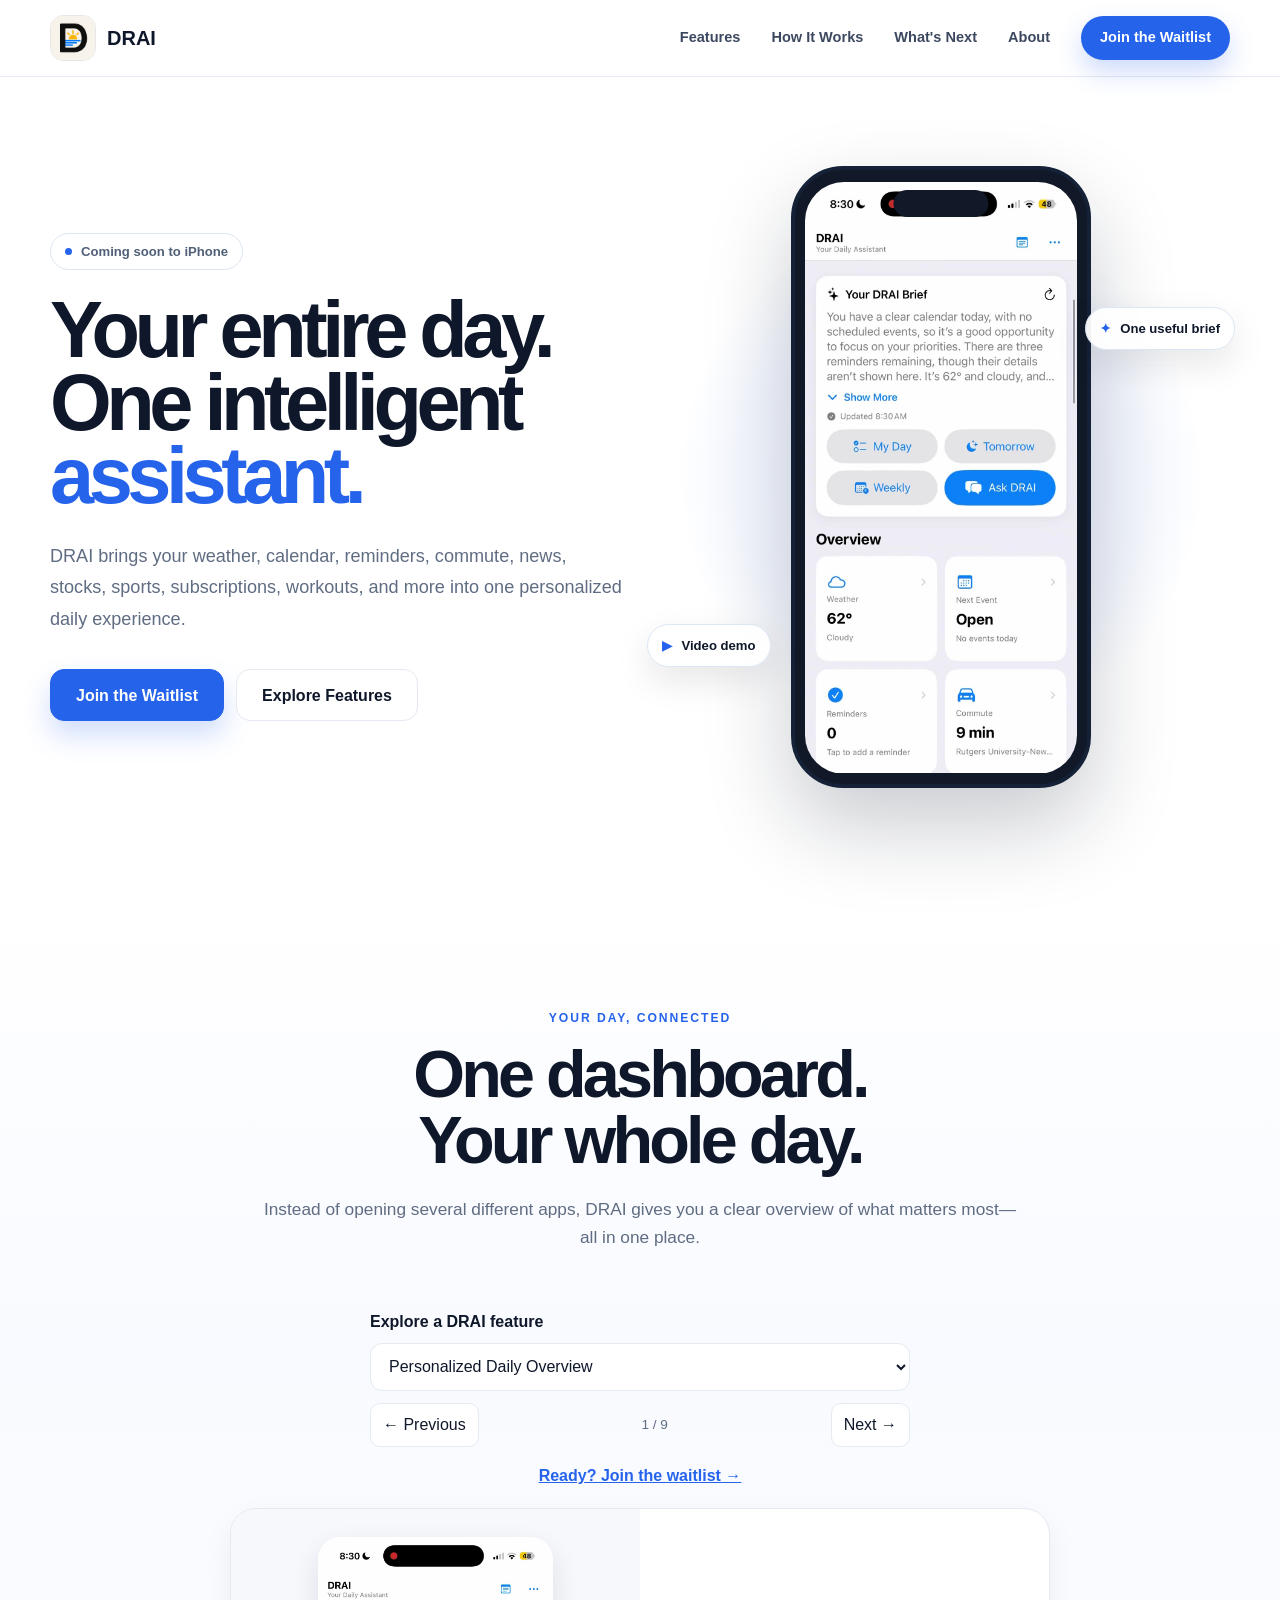
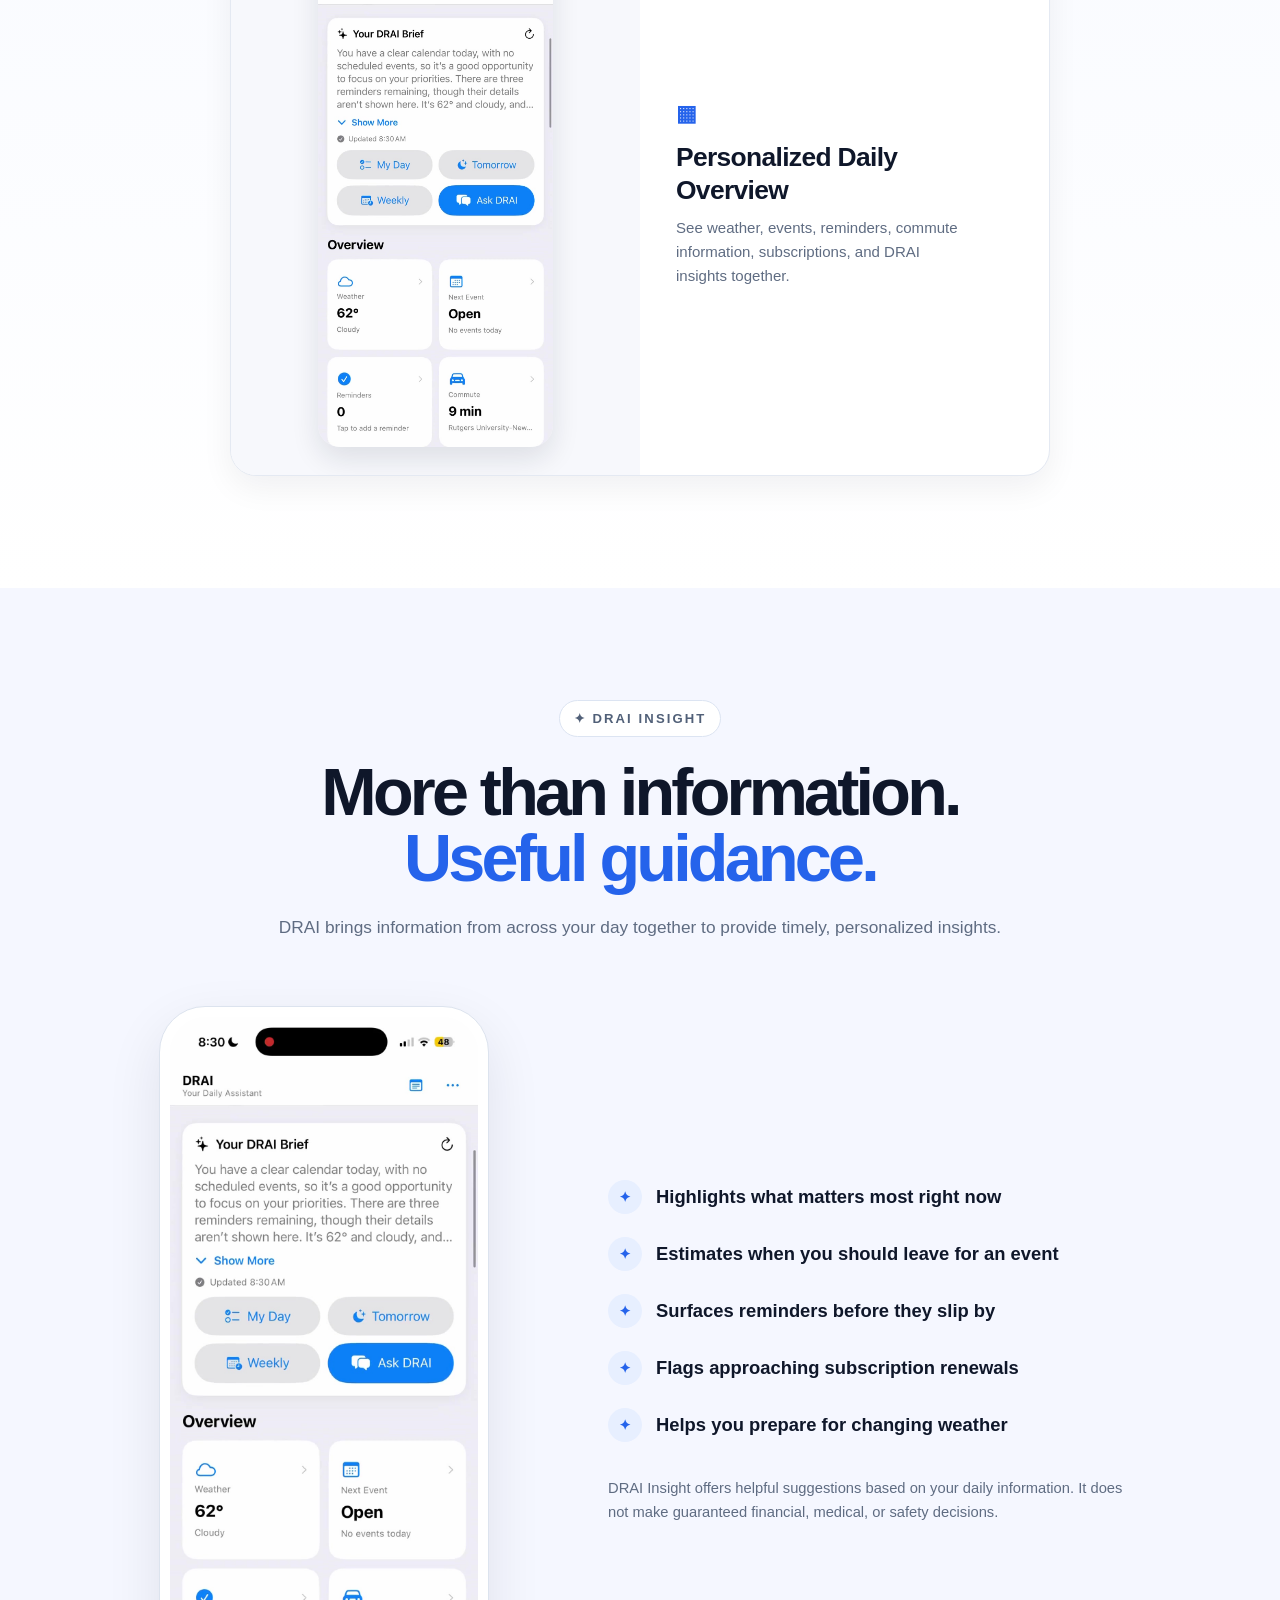
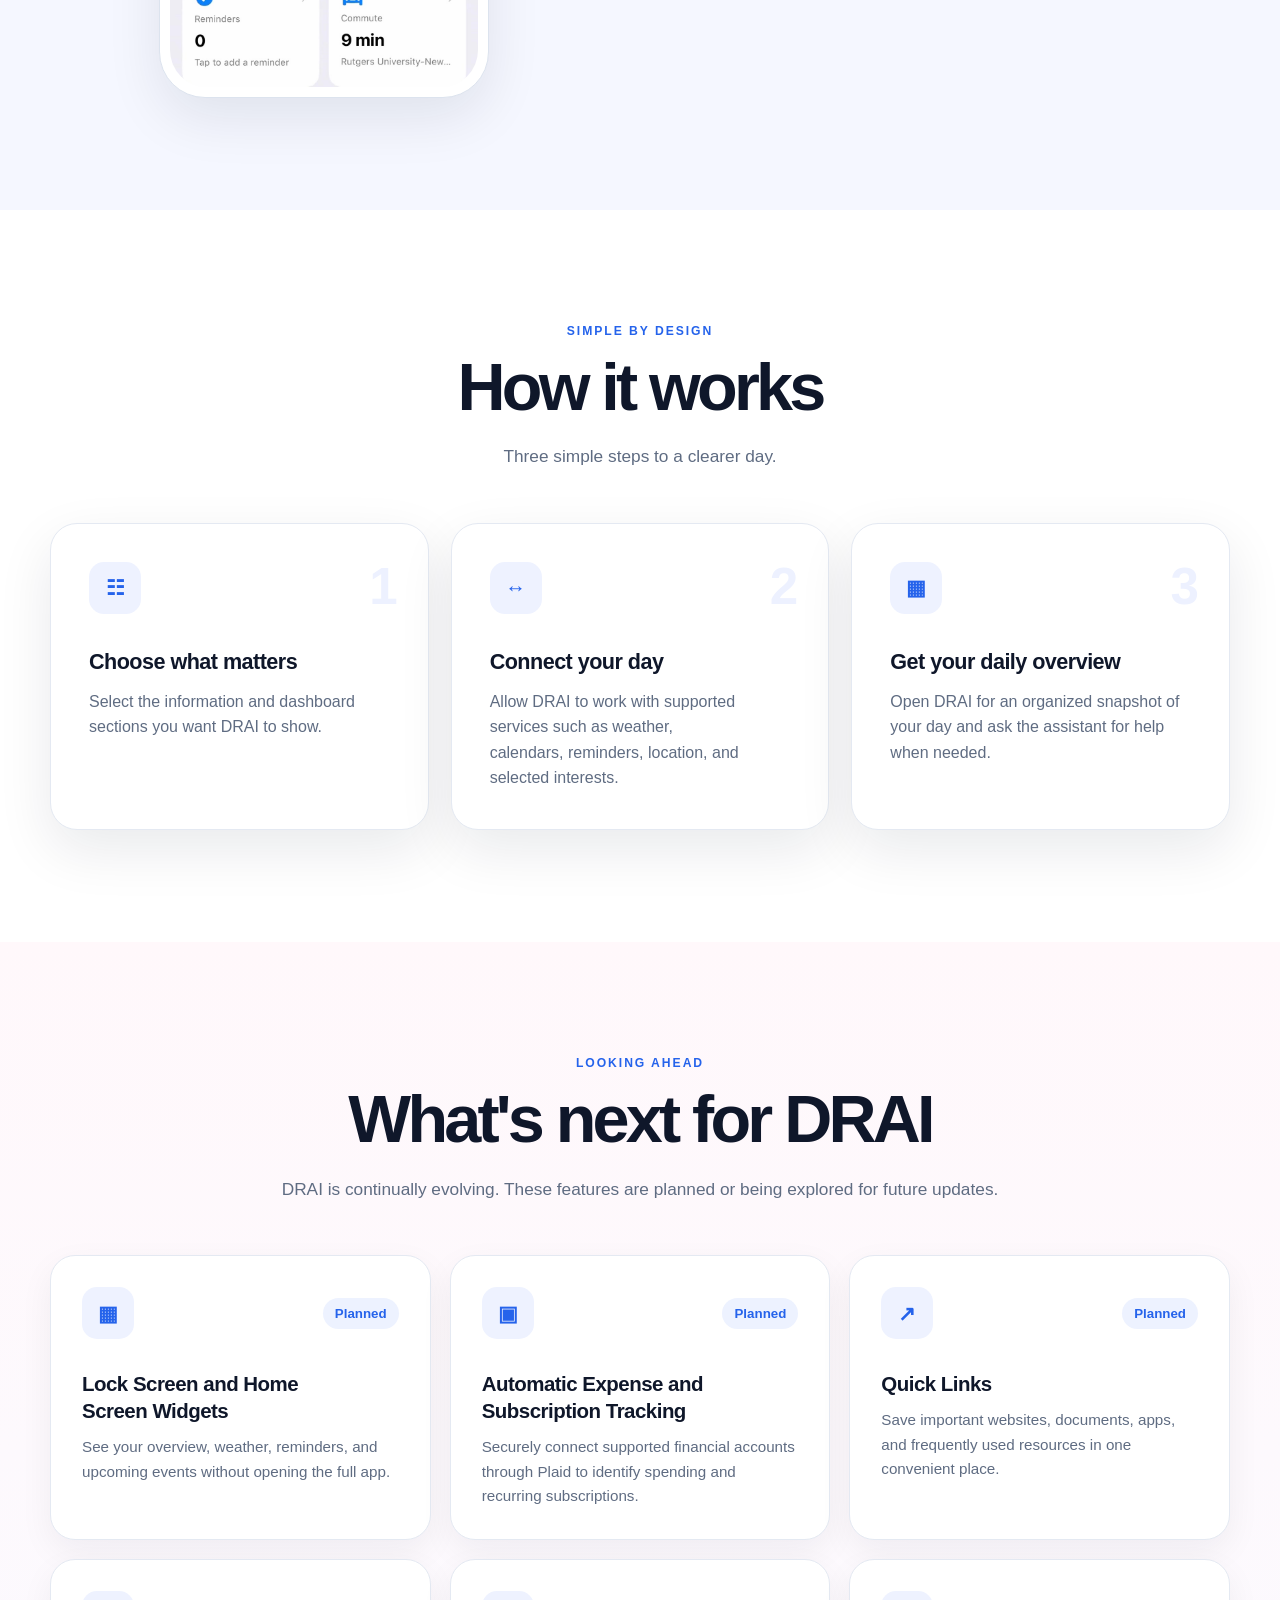
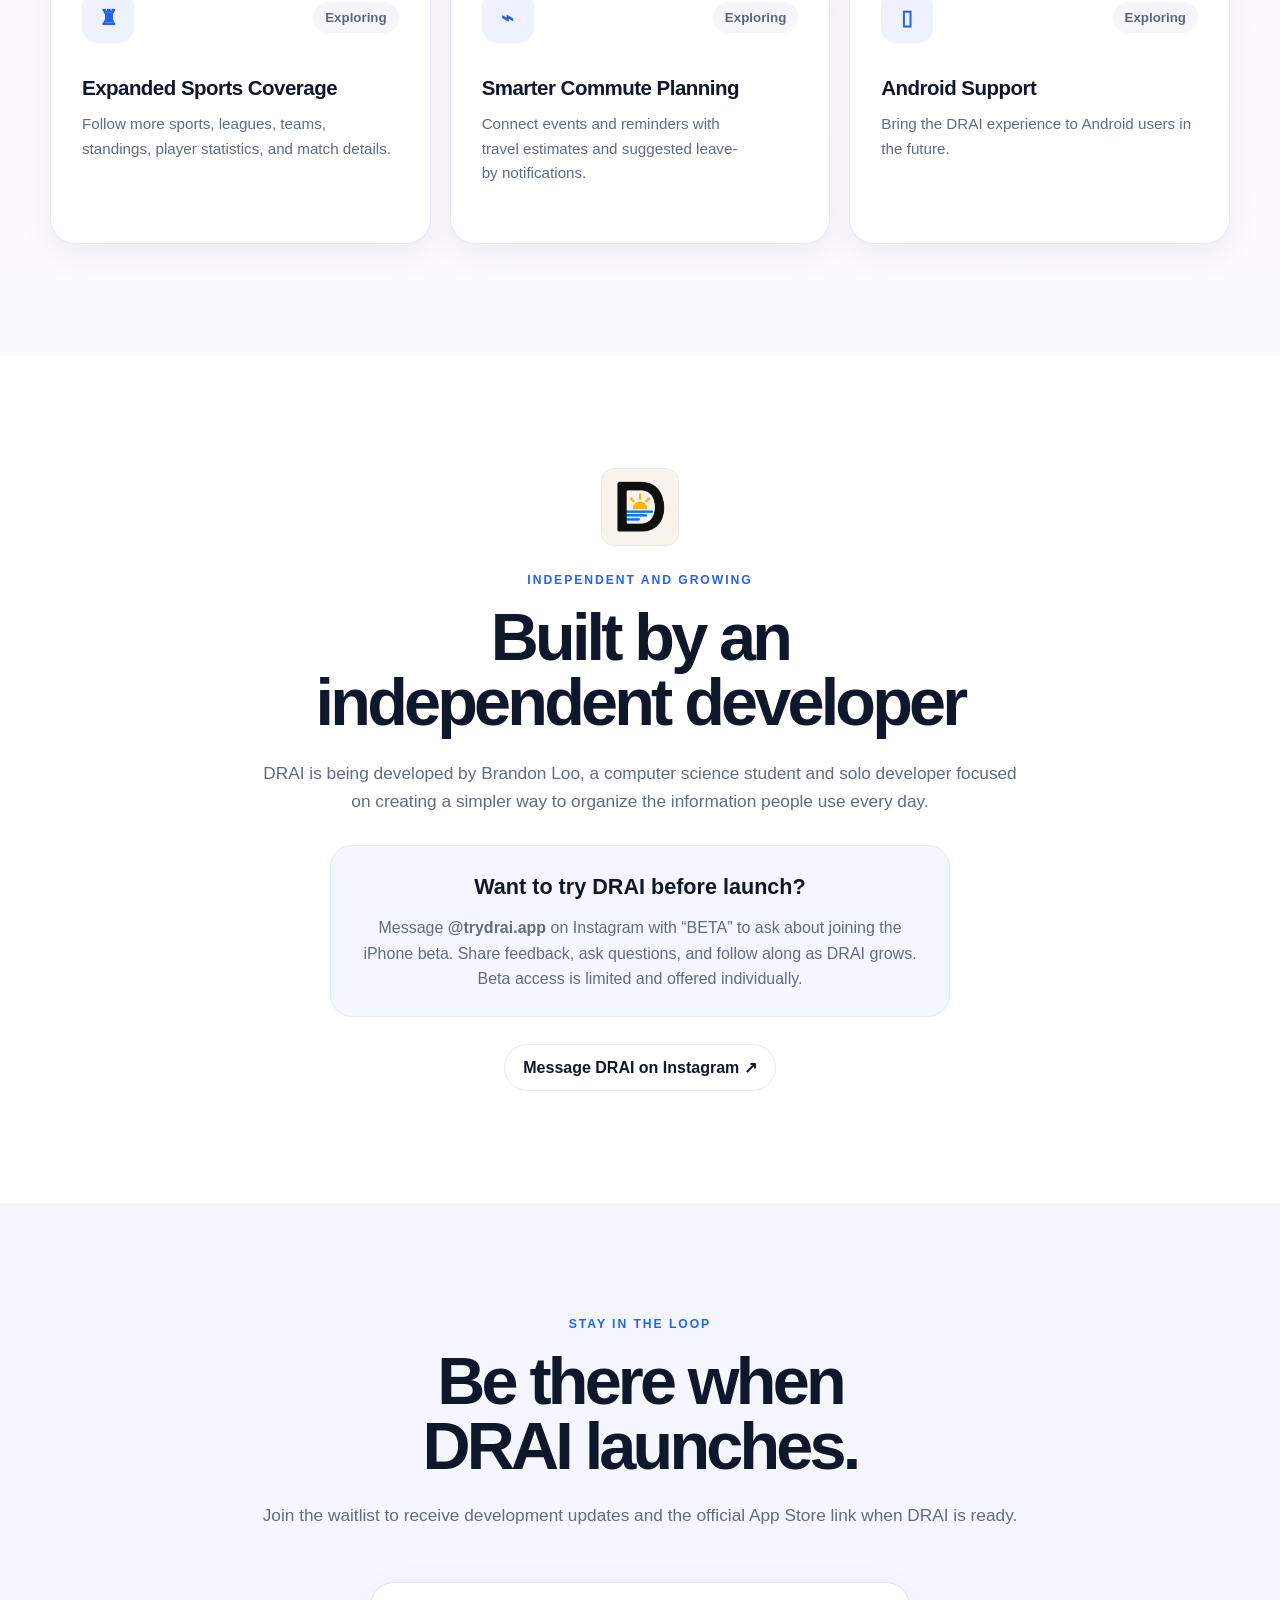
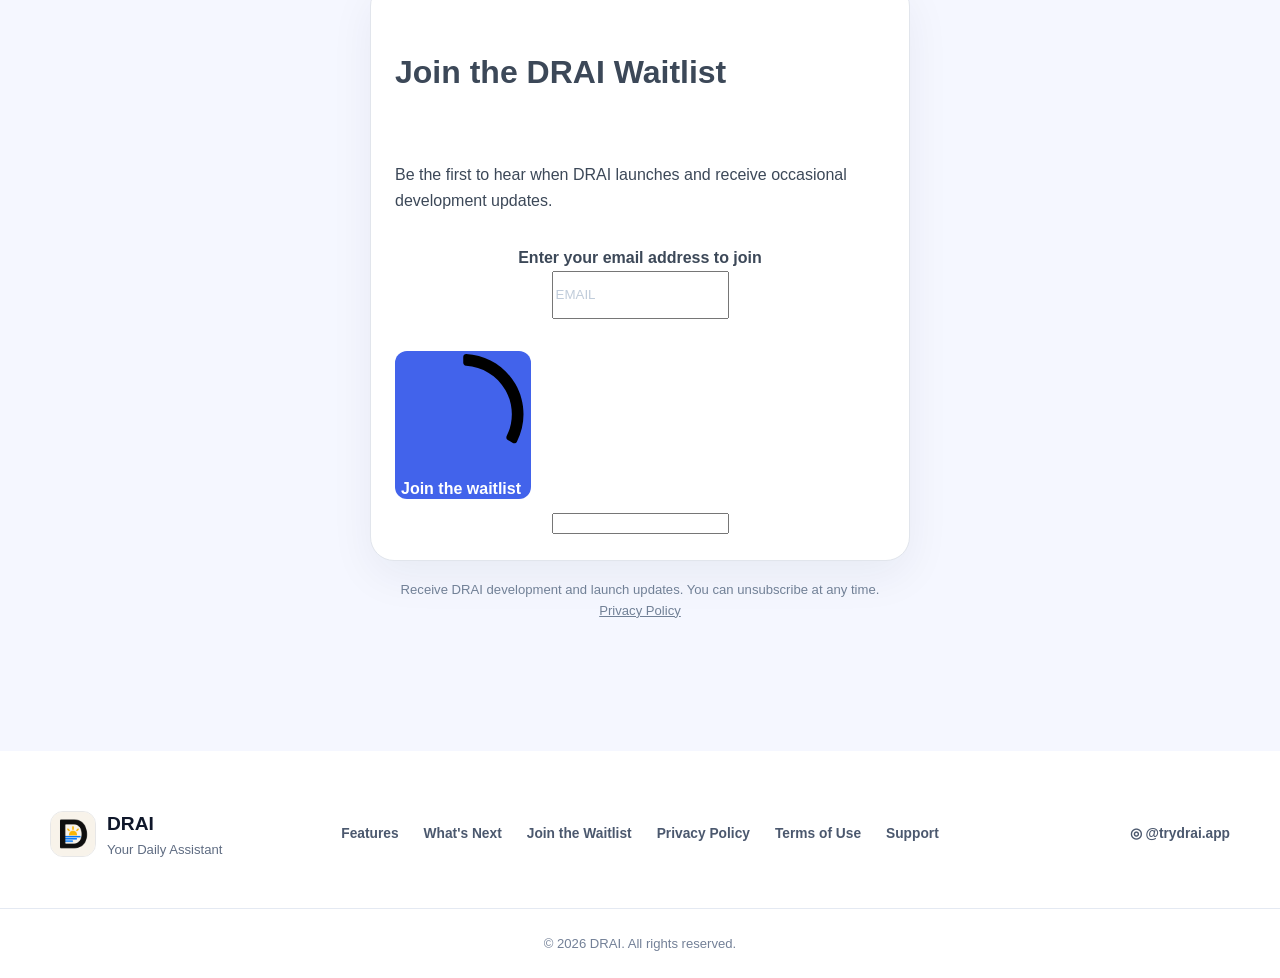
<file: index.html>
<!doctype html>
<html lang="en">
<head>
  <meta charset="utf-8"><meta name="viewport" content="width=device-width, initial-scale=1"><meta name="theme-color" content="#ffffff">
  <meta name="description" content="DRAI brings your weather, calendar, reminders, commute, news, stocks, sports, subscriptions, workouts, and more into one personalized daily experience.">
  <title>DRAI — Your Daily Assistant</title><link rel="icon" href="assets/drai-icon.png"><link rel="stylesheet" href="styles.css"><link rel="stylesheet" href="form.css">
<style>  @font-face {    font-display: block;    font-family: Roboto;    src: url(https://assets.brevo.com/font/Roboto/Latin/normal/normal/7529907e9eaf8ebb5220c5f9850e3811.woff2) format("woff2"), url(https://assets.brevo.com/font/Roboto/Latin/normal/normal/25c678feafdc175a70922a116c9be3e7.woff) format("woff")  }  @font-face {    font-display: fallback;    font-family: Roboto;    font-weight: 600;    src: url(https://assets.brevo.com/font/Roboto/Latin/medium/normal/6e9caeeafb1f3491be3e32744bc30440.woff2) format("woff2"), url(https://assets.brevo.com/font/Roboto/Latin/medium/normal/71501f0d8d5aa95960f6475d5487d4c2.woff) format("woff")  }  @font-face {    font-display: fallback;    font-family: Roboto;    font-weight: 700;    src: url(https://assets.brevo.com/font/Roboto/Latin/bold/normal/3ef7cf158f310cf752d5ad08cd0e7e60.woff2) format("woff2"), url(https://assets.brevo.com/font/Roboto/Latin/bold/normal/ece3a1d82f18b60bcce0211725c476aa.woff) format("woff")  }  :where(.sib-form-message-panel) {    display: none;  }  :where(.sib-form-message-panel .sib-notification__icon) {    width: 20px;    height: 20px;  }  #sib-container input:-ms-input-placeholder {    font-family: Helvetica, sans-serif;    text-align: left;    color: #c0ccda;  }  #sib-container input::placeholder {    font-family: Helvetica, sans-serif;    text-align: left;    color: #c0ccda;  }  #sib-container textarea::placeholder {    font-family: Helvetica, sans-serif;    text-align: left;    color: #c0ccda;  }  #sib-container a {    text-decoration: underline;    color: #2BB2FC;  }</style><link rel="stylesheet" href="https://sibforms.com/forms/end-form/build/sib-styles.css"><!--  END - We recommend to place the above code in head tag of your website html --><style>#waitlist .sib-form{background:transparent!important;padding:0}#waitlist #sib-container{border-radius:24px!important;border-color:#e1e5ec!important;margin:auto;padding:24px;box-shadow:0 15px 45px rgba(20,30,60,.06)}#waitlist .sib-form-block__button{border-radius:12px!important;background:#4263eb!important;min-height:48px}#waitlist .input{min-height:48px}#waitlist .sib-form-message-panel{margin:16px auto}#waitlist .privacy-note{max-width:540px;margin:18px auto;text-align:center}</style>
<style>
.feature-picker{display:none}.beta-invitation{max-width:620px;margin:30px auto 0;padding:24px;border:1px solid var(--line);border-radius:22px;background:var(--soft)}.beta-invitation h3{margin:0 0 10px;font-size:1.35rem}.beta-invitation p{margin:0;color:var(--muted)}
 .gallery-ready .feature-picker{display:block;max-width:440px;margin:0 auto 20px}.feature-picker label{display:block;margin-bottom:8px;font-weight:700}.feature-picker select{width:100%;min-height:48px;padding:10px 14px;border:1px solid var(--line);border-radius:12px;background:#fff;color:var(--ink);font:inherit}.gallery-navigation{display:flex;align-items:center;justify-content:space-between;gap:8px;margin-top:12px}.gallery-navigation button{min-height:44px;padding:8px 12px;border:1px solid var(--line);border-radius:10px;background:white;color:var(--ink);font:inherit;cursor:pointer}.gallery-navigation span{font-size:.85rem;color:var(--muted)}.gallery-waitlist{display:block;margin-top:16px;text-align:center;color:var(--blue);font-weight:700}.gallery-ready .feature-card:not(.gallery-active){display:none}.gallery-ready .feature-grid{max-width:440px;margin:auto}.gallery-ready .screen-preview{height:auto;padding:20px}.gallery-ready .screen-preview img{width:auto;max-width:100%;height:auto;max-height:430px;object-fit:contain;border-radius:22px}.gallery-ready .card-copy{min-height:0;padding:22px}.gallery-ready .card-copy h3{margin-top:10px}.gallery-ready .feature-card:hover{transform:none}
@media(min-width:721px){.gallery-ready .feature-picker{max-width:540px}.gallery-ready .feature-grid{display:block;max-width:820px}.gallery-ready .feature-card.gallery-active{display:grid;grid-template-columns:1fr 1fr;align-items:center}.gallery-ready .screen-preview{padding:28px}.gallery-ready .screen-preview img{max-height:510px}.gallery-ready .card-copy{padding:36px}.gallery-ready .card-copy h3{font-size:1.65rem}}
</style></head>
<body>
  <header class="site-header">
    <a class="brand" href="#top" aria-label="DRAI home"><img src="assets/drai-icon.png" alt="DRAI app logo" width="46" height="46"><span>DRAI</span></a>
    <button class="menu-button" type="button" aria-expanded="false" aria-controls="site-nav">Menu</button>
    <nav id="site-nav" aria-label="Main navigation"><a href="#features">Features</a><a href="#how-it-works">How It Works</a><a href="#roadmap">What's Next</a><a href="#about">About</a><a class="nav-cta" href="#waitlist">Join the Waitlist</a></nav>
  </header>
  <main id="top">
    <section class="hero page-width">
      <div class="hero-copy"><p class="status-pill"><span></span> Coming soon to iPhone</p><h1>Your entire day.<br>One intelligent<br><em>assistant.</em></h1><p class="hero-text">DRAI brings your weather, calendar, reminders, commute, news, stocks, sports, subscriptions, workouts, and more into one personalized daily experience.</p><div class="hero-actions"><a class="button primary" href="#waitlist">Join the Waitlist</a><a class="button secondary" href="#features">Explore Features</a></div></div>
      <div class="hero-media"><div class="hero-glow"></div><div class="phone-shell"><div class="phone-speaker"></div><video autoplay muted loop playsinline preload="metadata" poster="assets/screens/overview.jpg" aria-label="DRAI app demonstration"><source src="assets/drai-demo.mp4" type="video/mp4"></video></div><div class="floating-chip chip-one"><span>✦</span> One useful brief</div><div class="floating-chip chip-two"><span>▶</span> Video demo</div></div>
    </section>
    <section id="features" class="features-section section-space"><div class="page-width">
      <div class="section-heading centered"><p class="eyebrow">Your day, connected</p><h2>One dashboard.<br>Your whole day.</h2><p>Instead of opening several different apps, DRAI gives you a clear overview of what matters most—all in one place.</p></div>
      <div class="feature-picker"><label for="feature-select">Explore a DRAI feature</label><select id="feature-select"></select><div class="gallery-navigation"><button type="button" id="feature-prev" aria-label="Previous feature">← Previous</button><span id="feature-count" aria-live="polite"></span><button type="button" id="feature-next" aria-label="Next feature">Next →</button></div><a href="#waitlist" class="gallery-waitlist">Ready? Join the waitlist →</a></div>
      <div class="feature-grid">
        <article class="feature-card"><div class="screen-preview"><img src="assets/screens/overview.jpg" alt="DRAI personalized daily overview"></div><div class="card-copy"><span class="card-icon">▦</span><h3>Personalized Daily Overview</h3><p>See weather, events, reminders, commute information, subscriptions, and DRAI insights together.</p></div></article>
        <article class="feature-card"><div class="screen-preview"><img src="assets/screens/weather.jpg" alt="DRAI weather screen"></div><div class="card-copy"><span class="card-icon">☁</span><h3>Weather</h3><p>View current conditions, temperatures, rain chances, wind, humidity, and your seven-day forecast.</p></div></article>
        <article class="feature-card"><div class="screen-preview"><img src="assets/screens/calendar.jpg" alt="DRAI calendar screen"></div><div class="card-copy"><span class="card-icon">◫</span><h3>Calendar</h3><p>Stay organized with upcoming events, locations, travel times, and useful leave-by guidance.</p></div></article>
        <article class="feature-card"><div class="screen-preview"><img src="assets/screens/reminders.jpg" alt="DRAI reminders screen"></div><div class="card-copy"><span class="card-icon">⌁</span><h3>Reminders</h3><p>Keep track of what matters and connect time-sensitive reminders to the rest of your day.</p></div></article>
        <article class="feature-card"><div class="screen-preview"><img src="assets/screens/assistant.jpg" alt="DRAI AI assistant screen"></div><div class="card-copy"><span class="card-icon">▤</span><h3>DRAI AI Assistant</h3><p>Ask questions and use natural language to create reminders, events, notes, expenses, and more.</p></div></article>
        <article class="feature-card"><div class="screen-preview"><img src="assets/screens/expenses.jpg" alt="DRAI expenses screen"></div><div class="card-copy"><span class="card-icon">$</span><h3>Expenses</h3><p>Set a monthly budget, review recent expenses, and understand where your money is going.</p></div></article>
        <article class="feature-card"><div class="screen-preview"><img src="assets/screens/stocks.jpg" alt="DRAI stocks screen"></div><div class="card-copy"><span class="card-icon">↗</span><h3>Stocks</h3><p>Follow selected companies and quickly review current prices and daily changes.</p></div></article>
        <article class="feature-card"><div class="screen-preview"><img src="assets/screens/sports.jpg" alt="DRAI sports screen"></div><div class="card-copy"><span class="card-icon">♜</span><h3>Sports</h3><p>Track favorite teams, recent scores, and upcoming games across multiple leagues.</p></div></article>
        <article class="feature-card"><div class="screen-preview"><img src="assets/screens/subscriptions.jpg" alt="DRAI subscriptions screen"></div><div class="card-copy"><span class="card-icon">◉</span><h3>Subscriptions</h3><p>See upcoming renewals and recurring costs in a simple, organized view.</p></div></article>
      </div>
    </div></section>
    <section class="insight-section section-space"><div class="page-width">
      <div class="section-heading centered insight-heading"><p class="eyebrow pill-label">✦ DRAI Insight</p><h2>More than information.<br><span>Useful guidance.</span></h2><p>DRAI brings information from across your day together to provide timely, personalized insights.</p></div>
      <div class="insight-grid"><div class="insight-phone"><img src="assets/screens/overview.jpg" alt="DRAI dashboard with a personalized daily insight"></div><div class="insight-copy"><ul><li>Highlights what matters most right now</li><li>Estimates when you should leave for an event</li><li>Surfaces reminders before they slip by</li><li>Flags approaching subscription renewals</li><li>Helps you prepare for changing weather</li></ul><p>DRAI Insight offers helpful suggestions based on your daily information. It does not make guaranteed financial, medical, or safety decisions.</p></div></div>
    </div></section>
    <section id="how-it-works" class="how-section section-space"><div class="page-width">
      <div class="section-heading centered compact-heading"><p class="eyebrow">Simple by design</p><h2>How it works</h2><p>Three simple steps to a clearer day.</p></div>
      <div class="steps-grid"><article><span class="step-number">1</span><div class="step-icon">☷</div><h3>Choose what matters</h3><p>Select the information and dashboard sections you want DRAI to show.</p></article><article><span class="step-number">2</span><div class="step-icon">↔</div><h3>Connect your day</h3><p>Allow DRAI to work with supported services such as weather, calendars, reminders, location, and selected interests.</p></article><article><span class="step-number">3</span><div class="step-icon">▦</div><h3>Get your daily overview</h3><p>Open DRAI for an organized snapshot of your day and ask the assistant for help when needed.</p></article></div>
    </div></section>
    <section id="roadmap" class="roadmap-section section-space"><div class="page-width">
      <div class="section-heading centered compact-heading"><p class="eyebrow">Looking ahead</p><h2>What's next for DRAI</h2><p>DRAI is continually evolving. These features are planned or being explored for future updates.</p></div>
      <div class="roadmap-grid">
        <article><div class="roadmap-top"><span class="roadmap-icon">▦</span><small>Planned</small></div><h3>Lock Screen and Home Screen Widgets</h3><p>See your overview, weather, reminders, and upcoming events without opening the full app.</p></article>
        <article><div class="roadmap-top"><span class="roadmap-icon">▣</span><small>Planned</small></div><h3>Automatic Expense and Subscription Tracking</h3><p>Securely connect supported financial accounts through Plaid to identify spending and recurring subscriptions.</p></article>
        <article><div class="roadmap-top"><span class="roadmap-icon">↗</span><small>Planned</small></div><h3>Quick Links</h3><p>Save important websites, documents, apps, and frequently used resources in one convenient place.</p></article>
        <article><div class="roadmap-top"><span class="roadmap-icon">♜</span><small class="exploring">Exploring</small></div><h3>Expanded Sports Coverage</h3><p>Follow more sports, leagues, teams, standings, player statistics, and match details.</p></article>
        <article><div class="roadmap-top"><span class="roadmap-icon">⌁</span><small class="exploring">Exploring</small></div><h3>Smarter Commute Planning</h3><p>Connect events and reminders with travel estimates and suggested leave-by notifications.</p></article>
        <article><div class="roadmap-top"><span class="roadmap-icon">▯</span><small class="exploring">Exploring</small></div><h3>Android Support</h3><p>Bring the DRAI experience to Android users in the future.</p></article>
      </div>
    </div></section>
    <section id="about" class="about-section section-space"><div class="page-width about-content"><img src="assets/drai-icon.png" alt="DRAI app logo" width="78" height="78"><p class="eyebrow">Independent and growing</p><h2>Built by an<br>independent developer</h2><p>DRAI is being developed by Brandon Loo, a computer science student and solo developer focused on creating a simpler way to organize the information people use every day.</p><div class="beta-invitation"><h3>Want to try DRAI before launch?</h3><p>Message <strong>@trydrai.app</strong> on Instagram with “BETA” to ask about joining the iPhone beta. Share feedback, ask questions, and follow along as DRAI grows. Beta access is limited and offered individually.</p></div><a class="instagram-pill" href="https://www.instagram.com/trydrai.app/" target="_blank" rel="noreferrer">Message DRAI on Instagram ↗</a></div></section>
    <section id="waitlist" class="waitlist-section section-space"><div class="page-width">
      <div class="section-heading centered compact-heading"><p class="eyebrow">Stay in the loop</p><h2>Be there when<br>DRAI launches.</h2><p>Join the waitlist to receive development updates and the official App Store link when DRAI is ready.</p></div>
      <div class="sib-form" style="text-align: center;         background-color: #EFF2F7;                                 ">  <div id="sib-form-container" class="sib-form-container">    <div id="error-message" class="sib-form-message-panel" style="font-family:Helvetica, sans-serif; font-size:16px; text-align:left; color:#661d1d; background-color:#ffeded; border-color:#ff4949; border-radius:3px;        max-width:540px;">      <div class="sib-form-message-panel__text sib-form-message-panel__text--center">        <svg viewBox="0 0 512 512" class="sib-icon sib-notification__icon">          <path d="M256 40c118.621 0 216 96.075 216 216 0 119.291-96.61 216-216 216-119.244 0-216-96.562-216-216 0-119.203 96.602-216 216-216m0-32C119.043 8 8 119.083 8 256c0 136.997 111.043 248 248 248s248-111.003 248-248C504 119.083 392.957 8 256 8zm-11.49 120h22.979c6.823 0 12.274 5.682 11.99 12.5l-7 168c-.268 6.428-5.556 11.5-11.99 11.5h-8.979c-6.433 0-11.722-5.073-11.99-11.5l-7-168c-.283-6.818 5.167-12.5 11.99-12.5zM256 340c-15.464 0-28 12.536-28 28s12.536 28 28 28 28-12.536 28-28-12.536-28-28-28z" />        </svg>        <span class="sib-form-message-panel__inner-text">                Your subscription could not be saved. Please try again.                                    </span>      </div>    </div>    <div></div>    <div id="success-message" class="sib-form-message-panel" style="font-family:Helvetica, sans-serif; font-size:16px; text-align:left; color:#085229; background-color:#e7faf0; border-color:#13ce66; border-radius:3px;        max-width:540px;">      <div class="sib-form-message-panel__text sib-form-message-panel__text--center">        <svg viewBox="0 0 512 512" class="sib-icon sib-notification__icon">          <path d="M256 8C119.033 8 8 119.033 8 256s111.033 248 248 248 248-111.033 248-248S392.967 8 256 8zm0 464c-118.664 0-216-96.055-216-216 0-118.663 96.055-216 216-216 118.664 0 216 96.055 216 216 0 118.663-96.055 216-216 216zm141.63-274.961L217.15 376.071c-4.705 4.667-12.303 4.637-16.97-.068l-85.878-86.572c-4.667-4.705-4.637-12.303.068-16.97l8.52-8.451c4.705-4.667 12.303-4.637 16.97.068l68.976 69.533 163.441-162.13c4.705-4.667 12.303-4.637 16.97.068l8.451 8.52c4.668 4.705 4.637 12.303-.068 16.97z" />        </svg>        <span class="sib-form-message-panel__inner-text">                Check your inbox! Click the confirmation link in our email to join the DRAI waitlist. If you don’t see it, check your spam folder.                                   </span>      </div>    </div>    <div></div>    <div id="sib-container" class="sib-container--large sib-container--vertical" style="max-width:540px; text-align:center; background-color:rgba(255,255,255,1); border-width:1px; border-style:solid; border-color:#C0CCD9; border-radius:3px; direction:ltr">      <form id="sib-form" method="POST" action="https://a2c19e46.sibforms.com/serve/[base64]" data-type="subscription">        <div style="padding: 8px 0;">          <div class="sib-form-block" style="font-family:Helvetica, sans-serif; font-size:32px; font-weight:700; text-align:left; color:#3C4858; background-color:transparent; text-align:left">            <p>Join the DRAI Waitlist</p>          </div>        </div>        <div style="padding: 8px 0;">          <div class="sib-form-block" style="font-family:Helvetica, sans-serif; font-size:16px; text-align:left; color:#3C4858; background-color:transparent; text-align:left">            <div class="sib-text-form-block">              <p>Be the first to hear when DRAI launches and receive occasional development updates.</p>            </div>          </div>        </div>        <div style="padding: 8px 0;">          <div class="sib-input sib-form-block">            <div class="form__entry entry_block">              <div class="form__label-row ">                <label class="entry__label" style="font-weight: 700; text-align: left; font-family:Helvetica, sans-serif; font-size:16px; font-weight:700; text-align:left; color:#3c4858;" for="EMAIL" data-required="*">Enter your email address to join</label>                <div class="entry__field">                  <input class="input " type="text" id="EMAIL" name="EMAIL" autocomplete="off" value="" placeholder="EMAIL" data-required="true" required />                </div>              </div>              <label class="entry__error entry__error--primary" style="font-family:Helvetica, sans-serif; font-size:16px; text-align:left; color:#661d1d; background-color:#ffeded; border-color:#ff4949; border-radius:3px;">              </label>            </div>          </div>        </div>        <div style="padding: 8px 0;">          <div class="sib-captcha sib-form-block">            <div class="form__entry entry_block">              <div class="form__label-row ">                <script>                  function handleCaptchaResponse() {                    var event = new Event('captchaChange');                    document.getElementById('sib-captcha').dispatchEvent(event);                  }                </script>                <div class="g-recaptcha sib-visible-recaptcha" id="sib-captcha" data-sitekey="6LeRwtktAAAAABBnD5oGlbIA_EKZKAmbsY4WYLUY" data-callback="handleCaptchaResponse" style="direction:ltr"></div>              </div>              <label class="entry__error entry__error--primary" style="font-family:Helvetica, sans-serif; font-size:16px; text-align:left; color:#661d1d; background-color:#ffeded; border-color:#ff4949; border-radius:3px;">              </label>            </div>          </div>        </div>        <div style="padding: 8px 0;">          <div class="sib-form-block" style="text-align: left">            <button class="sib-form-block__button sib-form-block__button-with-loader" style="font-family:Helvetica, sans-serif; font-size:16px; font-weight:700; text-align:left; color:#FFFFFF; background-color:#3E4857; border-width:0px; border-radius:3px;" form="sib-form" type="submit">              <svg class="icon clickable__icon progress-indicator__icon sib-hide-loader-icon" viewBox="0 0 512 512">                <path d="M460.116 373.846l-20.823-12.022c-5.541-3.199-7.54-10.159-4.663-15.874 30.137-59.886 28.343-131.652-5.386-189.946-33.641-58.394-94.896-95.833-161.827-99.676C261.028 55.961 256 50.751 256 44.352V20.309c0-6.904 5.808-12.337 12.703-11.982 83.556 4.306 160.163 50.864 202.11 123.677 42.063 72.696 44.079 162.316 6.031 236.832-3.14 6.148-10.75 8.461-16.728 5.01z" />              </svg>              Join the waitlist            </button>          </div>        </div>        <input type="text" name="email_address_check" value="" class="input--hidden">        <input type="hidden" name="locale" value="en">      </form>    </div>  </div></div><p class="privacy-note">Receive DRAI development and launch updates. You can unsubscribe at any time. <a href="privacy.html">Privacy Policy</a></p>
    </div></section>
  </main>
  <footer><div class="footer-main page-width"><div class="footer-brand"><img src="assets/drai-icon.png" alt="" width="46" height="46"><div><strong>DRAI</strong><span>Your Daily Assistant</span></div></div><div class="footer-links"><a href="#features">Features</a><a href="#roadmap">What's Next</a><a href="#waitlist">Join the Waitlist</a><a href="privacy.html">Privacy Policy</a><a href="terms.html">Terms of Use</a><a href="support.html">Support</a></div><a class="footer-social" href="https://www.instagram.com/trydrai.app/" target="_blank" rel="noreferrer">◎ @trydrai.app</a></div><p class="copyright">© <span id="year"></span> DRAI. All rights reserved.</p></footer>
  <script src="script.js"></script><script>  window.REQUIRED_CODE_ERROR_MESSAGE = 'Please choose a country code';  window.LOCALE = 'en';  window.EMAIL_INVALID_MESSAGE = window.SMS_INVALID_MESSAGE = "The information provided is invalid. Please review the field format and try again.";  window.REQUIRED_ERROR_MESSAGE = "This field cannot be left blank. ";  window.GENERIC_INVALID_MESSAGE = "The information provided is invalid. Please review the field format and try again.";  window.INVALID_NUMBER = "The information provided is invalid. Please review the field format and try again.";  window.INVALID_DATE = "Please enter a valid date";  window.REQUIRED_MULTISELECT_MESSAGE = 'Please select at least 1 option';  window.translation = {    common: {      selectedList: '{quantity} list selected',      selectedLists: '{quantity} lists selected',      selectedOption: '{quantity} selected',      selectedOptions: '{quantity} selected',    }  };  var AUTOHIDE = Boolean(0);</script><script defer src="https://sibforms.com/forms/end-form/build/main.js"></script><script src="https://www.google.com/recaptcha/api.js?hl=en"></script>
<script>
(()=>{const section=document.querySelector('#features');const cards=[...section.querySelectorAll('.feature-card')];const select=document.querySelector('#feature-select');let active=0;cards.forEach((card,index)=>{const option=document.createElement('option');option.value=index;option.textContent=card.querySelector('h3').textContent;select.append(option);card.querySelector('img').loading='lazy';});function show(index){active=(index+cards.length)%cards.length;cards.forEach((card,i)=>card.classList.toggle('gallery-active',i===active));select.value=String(active);document.querySelector('#feature-count').textContent=(active+1)+' / '+cards.length;}select.addEventListener('change',()=>show(Number(select.value)));document.querySelector('#feature-prev').addEventListener('click',()=>show(active-1));document.querySelector('#feature-next').addEventListener('click',()=>show(active+1));show(0);section.classList.add('gallery-ready');})();
</script></body></html>
</file>
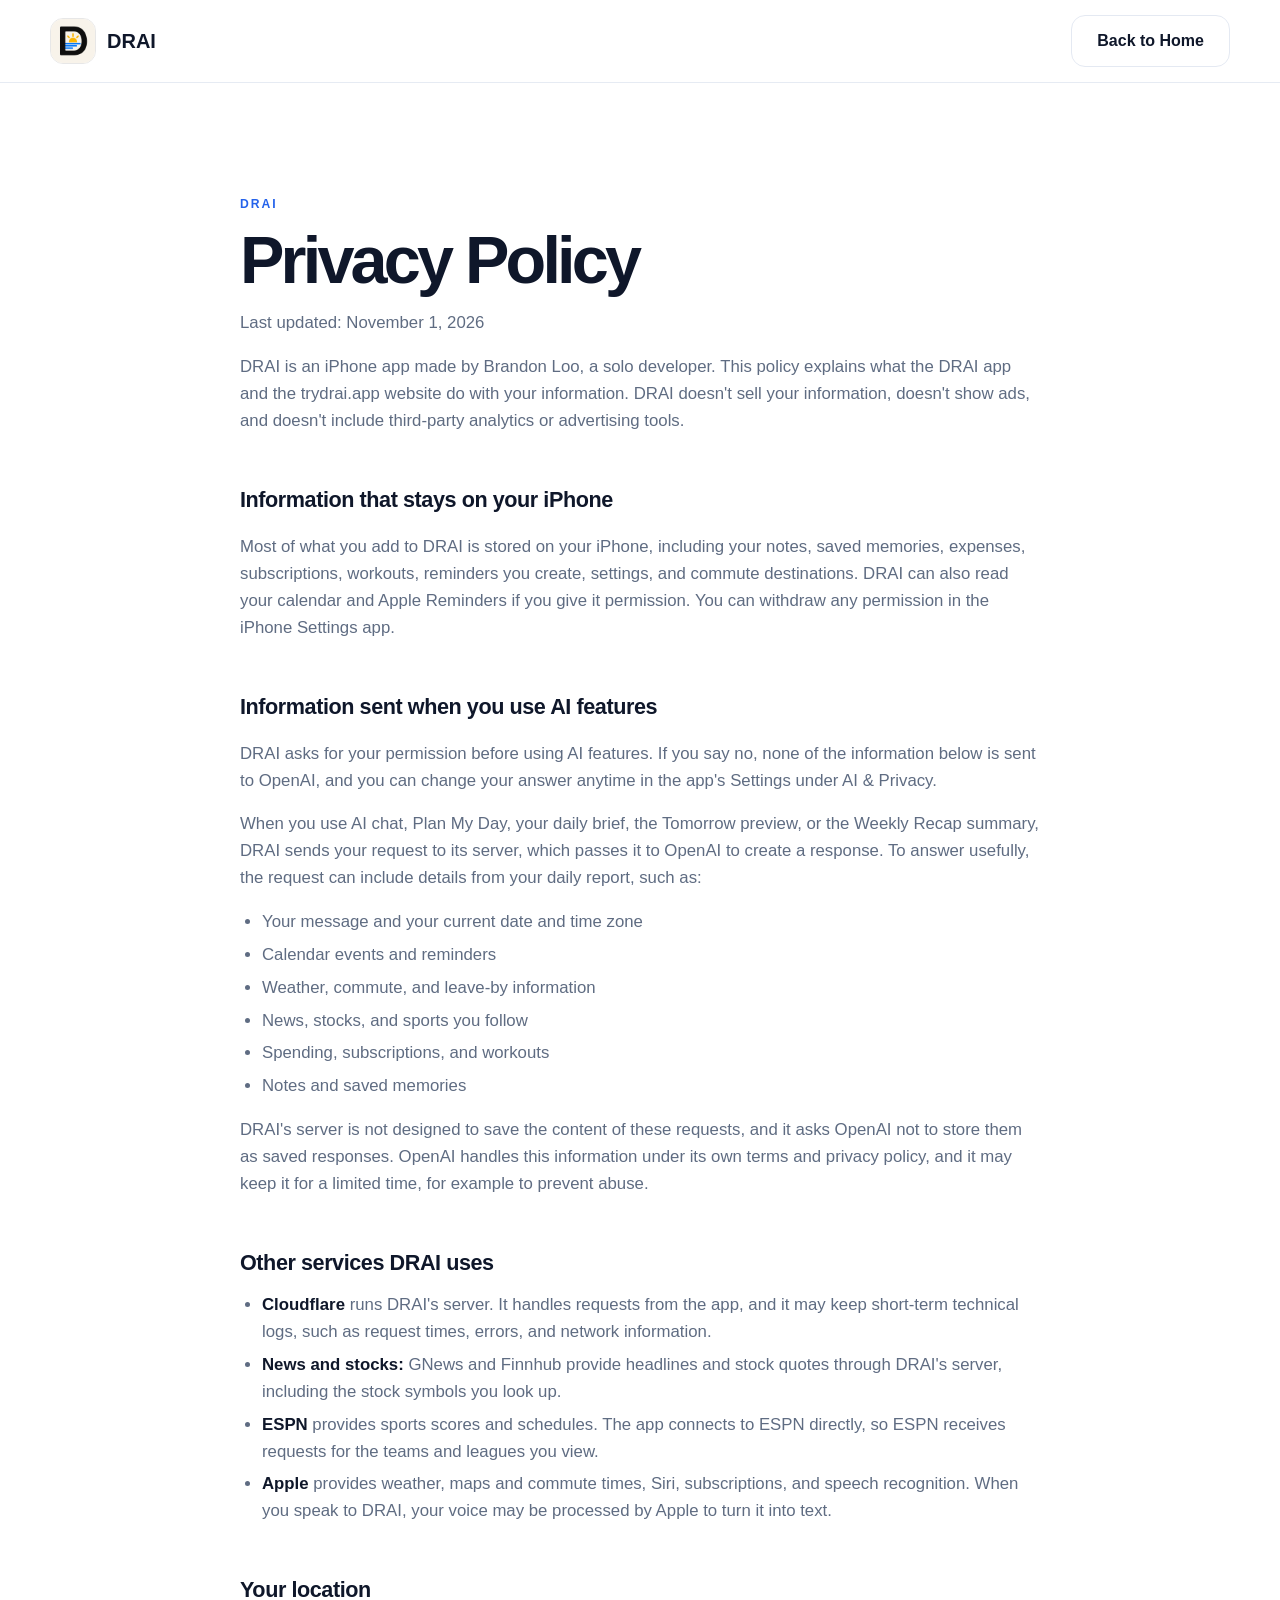
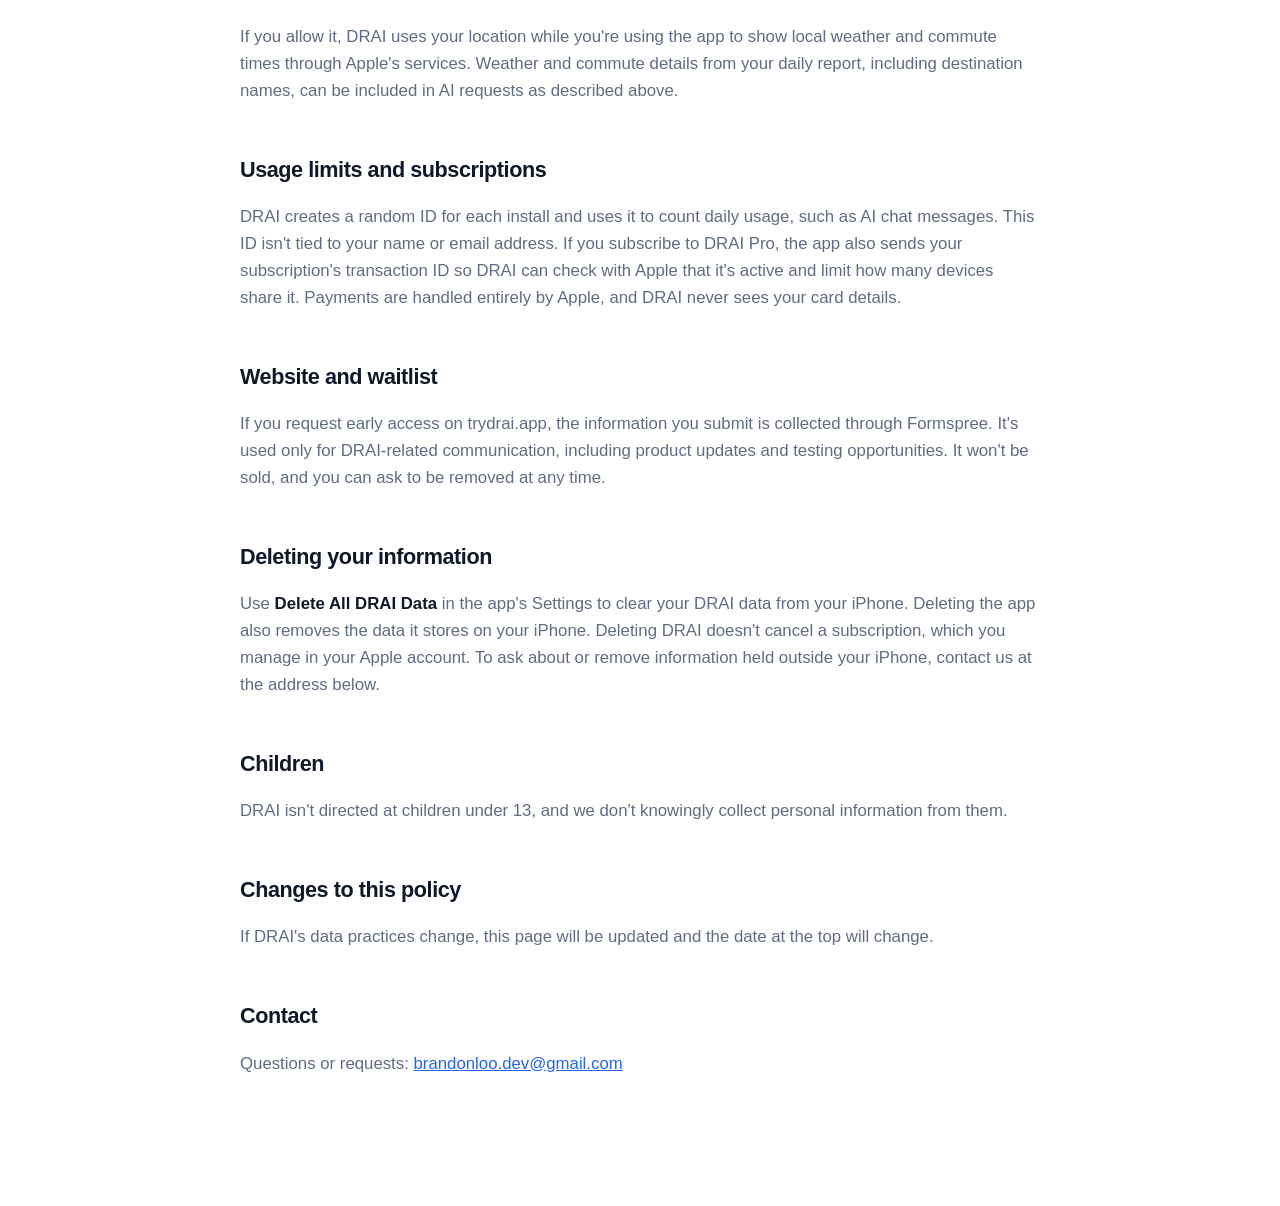
<file: privacy.html>
<!doctype html><html lang="en"><head><meta charset="utf-8"><meta name="viewport" content="width=device-width,initial-scale=1"><title>Privacy Policy — DRAI</title><link rel="icon" href="assets/drai-icon.png"><link rel="stylesheet" href="styles.css"></head><body><header class="site-header"><a class="brand" href="index.html"><img src="assets/drai-icon.png" alt="DRAI app logo" width="46" height="46"><span>DRAI</span></a><a class="button secondary" href="index.html">Back to Home</a></header><main class="page-width section-space legal-page"><p class="eyebrow">DRAI</p><h2>Privacy Policy</h2>
<p>Last updated: November 1, 2026</p>
<p>DRAI is an iPhone app made by Brandon Loo, a solo developer. This policy explains what the DRAI app and the trydrai.app website do with your information. DRAI doesn't sell your information, doesn't show ads, and doesn't include third-party analytics or advertising tools.</p>

<h3>Information that stays on your iPhone</h3>
<p>Most of what you add to DRAI is stored on your iPhone, including your notes, saved memories, expenses, subscriptions, workouts, reminders you create, settings, and commute destinations. DRAI can also read your calendar and Apple Reminders if you give it permission. You can withdraw any permission in the iPhone Settings app.</p>

<h3>Information sent when you use AI features</h3>
<p>DRAI asks for your permission before using AI features. If you say no, none of the information below is sent to OpenAI, and you can change your answer anytime in the app's Settings under AI &amp; Privacy.</p>
<p>When you use AI chat, Plan My Day, your daily brief, the Tomorrow preview, or the Weekly Recap summary, DRAI sends your request to its server, which passes it to OpenAI to create a response. To answer usefully, the request can include details from your daily report, such as:</p>
<ul>
<li>Your message and your current date and time zone</li>
<li>Calendar events and reminders</li>
<li>Weather, commute, and leave-by information</li>
<li>News, stocks, and sports you follow</li>
<li>Spending, subscriptions, and workouts</li>
<li>Notes and saved memories</li>
</ul>
<p>DRAI's server is not designed to save the content of these requests, and it asks OpenAI not to store them as saved responses. OpenAI handles this information under its own terms and privacy policy, and it may keep it for a limited time, for example to prevent abuse.</p>

<h3>Other services DRAI uses</h3>
<ul>
<li><strong>Cloudflare</strong> runs DRAI's server. It handles requests from the app, and it may keep short-term technical logs, such as request times, errors, and network information.</li>
<li><strong>News and stocks:</strong> GNews and Finnhub provide headlines and stock quotes through DRAI's server, including the stock symbols you look up.</li>
<li><strong>ESPN</strong> provides sports scores and schedules. The app connects to ESPN directly, so ESPN receives requests for the teams and leagues you view.</li>
<li><strong>Apple</strong> provides weather, maps and commute times, Siri, subscriptions, and speech recognition. When you speak to DRAI, your voice may be processed by Apple to turn it into text.</li>
</ul>

<h3>Your location</h3>
<p>If you allow it, DRAI uses your location while you're using the app to show local weather and commute times through Apple's services. Weather and commute details from your daily report, including destination names, can be included in AI requests as described above.</p>

<h3>Usage limits and subscriptions</h3>
<p>DRAI creates a random ID for each install and uses it to count daily usage, such as AI chat messages. This ID isn't tied to your name or email address. If you subscribe to DRAI Pro, the app also sends your subscription's transaction ID so DRAI can check with Apple that it's active and limit how many devices share it. Payments are handled entirely by Apple, and DRAI never sees your card details.</p>

<h3>Website and waitlist</h3>
<p>If you request early access on trydrai.app, the information you submit is collected through Formspree. It's used only for DRAI-related communication, including product updates and testing opportunities. It won't be sold, and you can ask to be removed at any time.</p>

<h3>Deleting your information</h3>
<p>Use <strong>Delete All DRAI Data</strong> in the app's Settings to clear your DRAI data from your iPhone. Deleting the app also removes the data it stores on your iPhone. Deleting DRAI doesn't cancel a subscription, which you manage in your Apple account. To ask about or remove information held outside your iPhone, contact us at the address below.</p>

<h3>Children</h3>
<p>DRAI isn't directed at children under 13, and we don't knowingly collect personal information from them.</p>

<h3>Changes to this policy</h3>
<p>If DRAI's data practices change, this page will be updated and the date at the top will change.</p>

<h3>Contact</h3>
<p>Questions or requests: <a href="mailto:brandonloo.dev@gmail.com">brandonloo.dev@gmail.com</a></p>
</main></body></html>
</file>
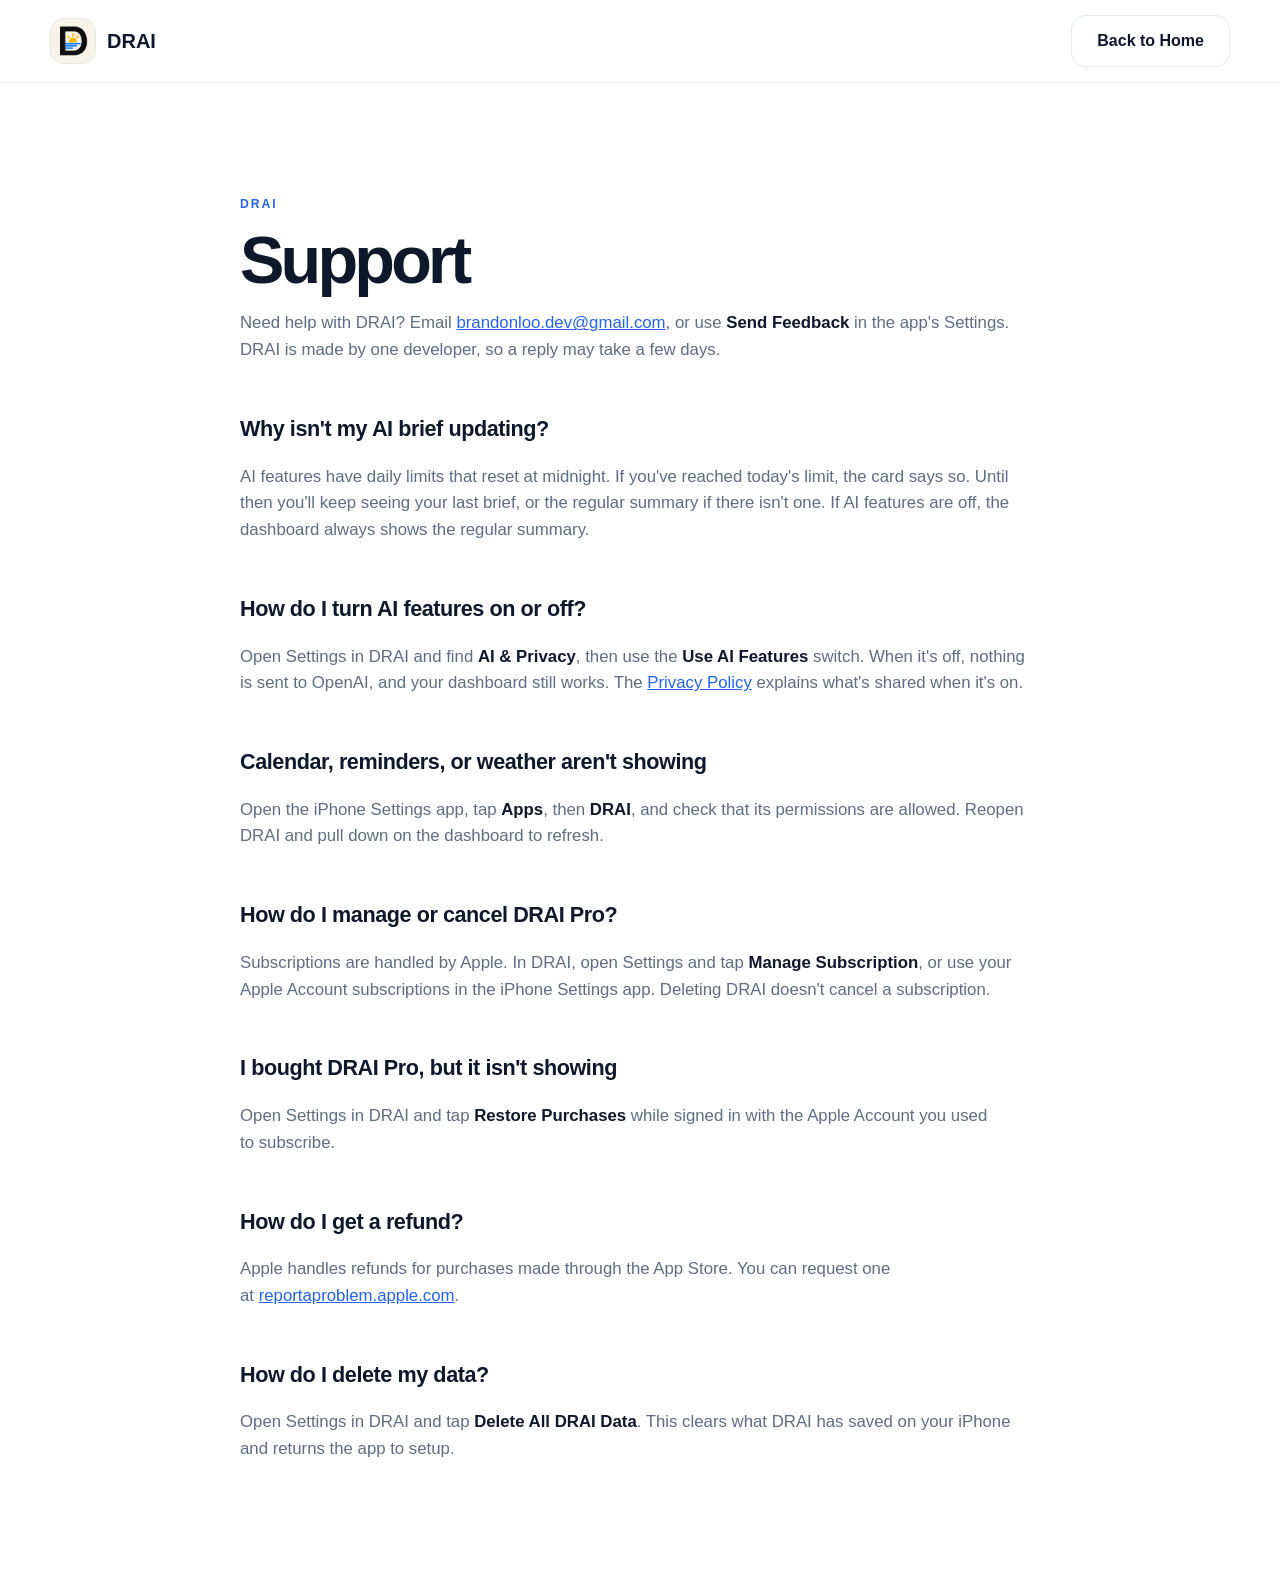
<file: support.html>
<!doctype html><html lang="en"><head><meta charset="utf-8"><meta name="viewport" content="width=device-width,initial-scale=1"><title>Support — DRAI</title><link rel="icon" href="assets/drai-icon.png"><link rel="stylesheet" href="styles.css"></head><body><header class="site-header"><a class="brand" href="index.html"><img src="assets/drai-icon.png" alt="DRAI app logo" width="46" height="46"><span>DRAI</span></a><a class="button secondary" href="index.html">Back to Home</a></header><main class="page-width section-space legal-page"><p class="eyebrow">DRAI</p><h2>Support</h2>
<p>Need help with DRAI? Email <a href="mailto:brandonloo.dev@gmail.com">brandonloo.dev@gmail.com</a>, or use <strong>Send Feedback</strong> in the app's Settings. DRAI is made by one developer, so a reply may take a few days.</p>

<h3>Why isn't my AI brief updating?</h3>
<p>AI features have daily limits that reset at midnight. If you've reached today's limit, the card says so. Until then you'll keep seeing your last brief, or the regular summary if there isn't one. If AI features are off, the dashboard always shows the regular summary.</p>

<h3>How do I turn AI features on or off?</h3>
<p>Open Settings in DRAI and find <strong>AI &amp; Privacy</strong>, then use the <strong>Use AI Features</strong> switch. When it's off, nothing is sent to OpenAI, and your dashboard still works. The <a href="privacy.html">Privacy Policy</a> explains what's shared when it's on.</p>

<h3>Calendar, reminders, or weather aren't showing</h3>
<p>Open the iPhone Settings app, tap <strong>Apps</strong>, then <strong>DRAI</strong>, and check that its permissions are allowed. Reopen DRAI and pull down on the dashboard to refresh.</p>

<h3>How do I manage or cancel DRAI Pro?</h3>
<p>Subscriptions are handled by Apple. In DRAI, open Settings and tap <strong>Manage Subscription</strong>, or use your Apple Account subscriptions in the iPhone Settings app. Deleting DRAI doesn't cancel a subscription.</p>

<h3>I bought DRAI Pro, but it isn't showing</h3>
<p>Open Settings in DRAI and tap <strong>Restore Purchases</strong> while signed in with the Apple Account you used to subscribe.</p>

<h3>How do I get a refund?</h3>
<p>Apple handles refunds for purchases made through the App Store. You can request one at <a href="https://reportaproblem.apple.com" target="_blank" rel="noreferrer">reportaproblem.apple.com</a>.</p>

<h3>How do I delete my data?</h3>
<p>Open Settings in DRAI and tap <strong>Delete All DRAI Data</strong>. This clears what DRAI has saved on your iPhone and returns the app to setup.</p>
</main></body></html>
</file>
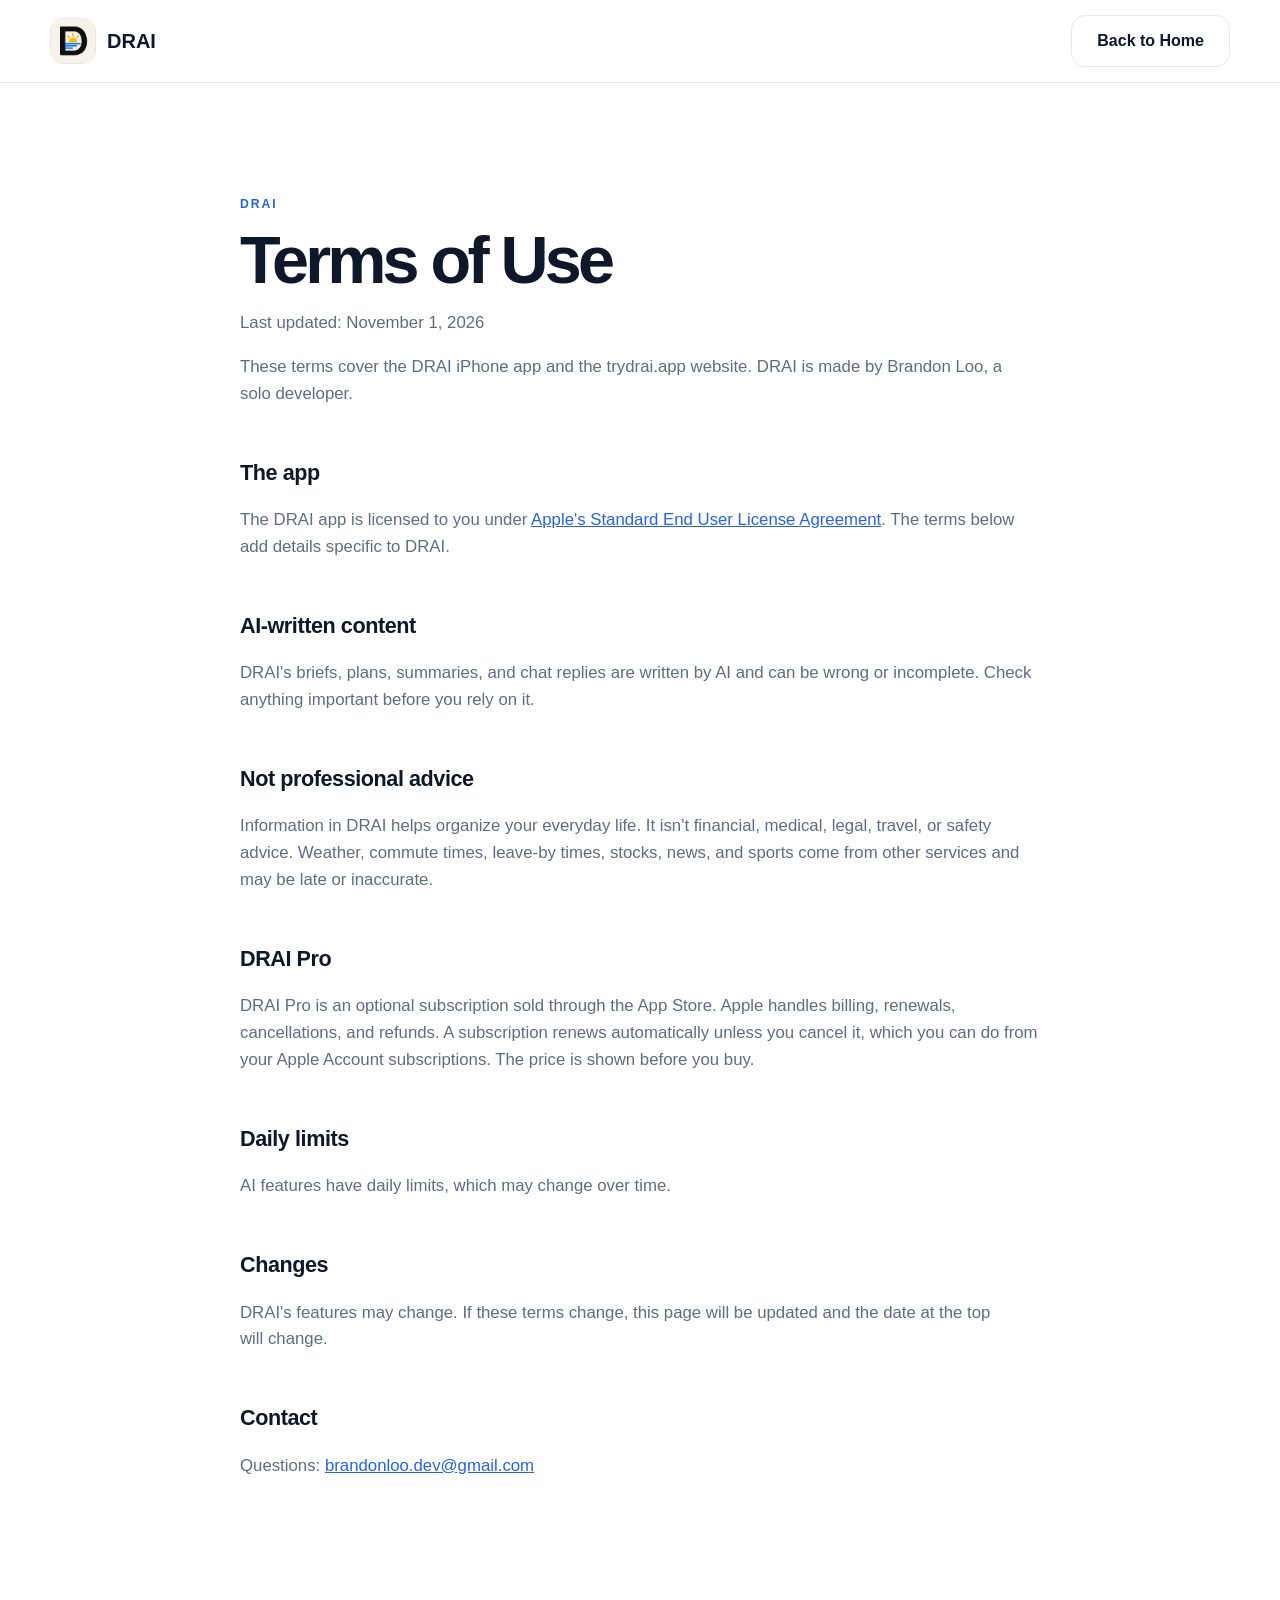
<file: terms.html>
<!doctype html><html lang="en"><head><meta charset="utf-8"><meta name="viewport" content="width=device-width,initial-scale=1"><title>Terms of Use — DRAI</title><link rel="icon" href="assets/drai-icon.png"><link rel="stylesheet" href="styles.css"></head><body><header class="site-header"><a class="brand" href="index.html"><img src="assets/drai-icon.png" alt="DRAI app logo" width="46" height="46"><span>DRAI</span></a><a class="button secondary" href="index.html">Back to Home</a></header><main class="page-width section-space legal-page"><p class="eyebrow">DRAI</p><h2>Terms of Use</h2>
<p>Last updated: November 1, 2026</p>
<p>These terms cover the DRAI iPhone app and the trydrai.app website. DRAI is made by Brandon Loo, a solo developer.</p>

<h3>The app</h3>
<p>The DRAI app is licensed to you under <a href="https://www.apple.com/legal/internet-services/itunes/dev/stdeula/" target="_blank" rel="noreferrer">Apple's Standard End User License Agreement</a>. The terms below add details specific to DRAI.</p>

<h3>AI-written content</h3>
<p>DRAI's briefs, plans, summaries, and chat replies are written by AI and can be wrong or incomplete. Check anything important before you rely on it.</p>

<h3>Not professional advice</h3>
<p>Information in DRAI helps organize your everyday life. It isn't financial, medical, legal, travel, or safety advice. Weather, commute times, leave-by times, stocks, news, and sports come from other services and may be late or inaccurate.</p>

<h3>DRAI Pro</h3>
<p>DRAI Pro is an optional subscription sold through the App Store. Apple handles billing, renewals, cancellations, and refunds. A subscription renews automatically unless you cancel it, which you can do from your Apple Account subscriptions. The price is shown before you buy.</p>

<h3>Daily limits</h3>
<p>AI features have daily limits, which may change over time.</p>

<h3>Changes</h3>
<p>DRAI's features may change. If these terms change, this page will be updated and the date at the top will change.</p>

<h3>Contact</h3>
<p>Questions: <a href="mailto:brandonloo.dev@gmail.com">brandonloo.dev@gmail.com</a></p>
</main></body></html>
</file>
<file: styles.css>
:root{--ink:#0f172a;--muted:#5f6c82;--blue:#2563eb;--soft:#f5f7ff;--line:#e4e9f2;--white:#fff;--shadow:0 20px 55px rgba(15,23,42,.09)}
*{box-sizing:border-box}html{scroll-behavior:smooth}body{margin:0;color:var(--ink);background:#fff;font-family:-apple-system,BlinkMacSystemFont,"SF Pro Display","Segoe UI",sans-serif;font-size:16px;line-height:1.6}img,video{display:block;max-width:100%}a{color:inherit}.page-width{width:min(1180px,calc(100% - 40px));margin-inline:auto}.section-space{padding-block:112px}
.site-header{position:sticky;z-index:50;top:0;display:flex;align-items:center;justify-content:space-between;padding:15px max(24px,calc((100vw - 1180px)/2));border-bottom:1px solid rgba(228,233,242,.9);background:rgba(255,255,255,.92);backdrop-filter:blur(18px)}.brand{display:flex;align-items:center;gap:11px;font-size:1.25rem;font-weight:850;text-decoration:none}.brand img,.footer-brand img,.about-content>img{border:1px solid #e7e7e7;border-radius:13px}.menu-button{display:none;border:0;background:none;color:var(--ink);font:inherit;font-weight:750}.site-header nav{display:flex;align-items:center;gap:31px}.site-header nav a{color:#3c4860;font-size:.91rem;font-weight:650;text-decoration:none}.site-header nav a:hover{color:var(--blue)}.nav-cta{padding:10px 19px!important;border-radius:999px;color:#fff!important;background:var(--blue);box-shadow:0 12px 26px rgba(37,99,235,.23)}
.hero{display:grid;grid-template-columns:1.02fr .98fr;align-items:center;min-height:780px;padding-block:80px 100px}.status-pill,.pill-label{display:inline-flex!important;align-items:center;gap:9px;width:max-content!important;margin:0 0 23px!important;padding:7px 14px;border:1px solid #dce4f2;border-radius:999px;color:#516078!important;background:#fff!important;font-size:.82rem!important;font-weight:700}.status-pill span{width:7px;height:7px;border-radius:99px;background:var(--blue)}h1,h2,h3,p{text-wrap:pretty}h1{margin:0;font-size:clamp(3.9rem,6.2vw,6.1rem);line-height:.92;letter-spacing:-.069em}h1 em{color:var(--blue);font-style:normal}.hero-text{max-width:650px;margin:29px 0 0;color:var(--muted);font-size:1.13rem;line-height:1.75}.hero-actions{display:flex;flex-wrap:wrap;gap:12px;margin-top:34px}.button{display:inline-flex;align-items:center;justify-content:center;min-height:52px;padding:0 25px;border:1px solid var(--line);border-radius:14px;font:inherit;font-weight:760;text-decoration:none;cursor:pointer;transition:transform .2s ease,box-shadow .2s ease}.button:hover{transform:translateY(-2px)}.button.primary{border-color:var(--blue);color:#fff;background:var(--blue);box-shadow:0 14px 28px rgba(37,99,235,.22)}.button.secondary{background:#fff}.hero-media{position:relative;display:grid;place-items:center;min-height:640px}.hero-glow{position:absolute;width:520px;height:520px;border-radius:50%;background:radial-gradient(circle,#e5efff 0,#f5f8ff 55%,rgba(255,255,255,0) 72%)}.phone-shell{position:relative;z-index:2;overflow:hidden;width:300px;padding:12px 10px 10px;border:4px solid #152137;border-radius:52px;background:#111827;box-shadow:0 38px 85px rgba(15,23,42,.22)}.phone-shell video{width:100%;aspect-ratio:900/1956;border-radius:39px;object-fit:cover;background:#eef0f7}.phone-speaker{position:absolute;z-index:4;top:20px;left:50%;width:95px;height:27px;border-radius:999px;background:#111827;transform:translateX(-50%)}.floating-chip{position:absolute;z-index:4;padding:10px 14px;border:1px solid #dce6f4;border-radius:999px;background:rgba(255,255,255,.94);box-shadow:0 14px 35px rgba(15,23,42,.1);font-size:.82rem;font-weight:750}.floating-chip span{margin-right:6px;color:var(--blue)}.chip-one{top:150px;right:-5px}.chip-two{bottom:130px;left:-5px}
.section-heading{max-width:820px;margin:0 auto 58px}.section-heading.centered{text-align:center}.eyebrow{margin:0 0 14px;color:var(--blue);font-size:.76rem;font-weight:850;letter-spacing:.16em;text-transform:uppercase}.section-heading h2,.about-content h2,.legal-page h2{margin:0;font-size:clamp(3rem,5.2vw,5rem);line-height:.98;letter-spacing:-.057em}.section-heading h2 span{color:var(--blue)}.section-heading>p:last-child{max-width:760px;margin:23px auto 0;color:var(--muted);font-size:1.08rem}.compact-heading{margin-bottom:52px}
.features-section{background:linear-gradient(180deg,#fff 0,#f8faff 35%,#fff 100%)}.feature-grid{display:grid;grid-template-columns:repeat(3,1fr);gap:18px}.feature-card{overflow:hidden;border:1px solid var(--line);border-radius:26px;background:#fff;box-shadow:0 12px 32px rgba(15,23,42,.06);transition:transform .2s ease,box-shadow .2s ease}.feature-card:hover{transform:translateY(-5px);box-shadow:var(--shadow)}.screen-preview{display:grid;place-items:center;height:300px;padding:22px 20px 0;background:#f7f8fc}.screen-preview img{width:142px;height:278px;border-radius:22px 22px 0 0;object-fit:cover;object-position:top;box-shadow:0 12px 28px rgba(15,23,42,.11)}.card-copy{min-height:235px;padding:27px}.card-copy h3{margin:17px 0 10px;font-size:1.25rem;line-height:1.23;letter-spacing:-.025em}.card-copy p{margin:0;color:var(--muted);font-size:.94rem}.card-icon{color:var(--blue);font-size:1.35rem;font-weight:850}
.insight-section{background:var(--soft)}.insight-heading{margin-bottom:65px}.insight-grid{display:grid;grid-template-columns:.8fr 1.2fr;gap:110px;align-items:center;max-width:980px;margin:auto}.insight-phone{justify-self:center;overflow:hidden;width:330px;padding:10px;border:1px solid #dce3ee;border-radius:46px;background:#fff;box-shadow:var(--shadow)}.insight-phone img{border-radius:37px}.insight-copy ul{display:grid;gap:23px;margin:0;padding:0;list-style:none}.insight-copy li{display:flex;align-items:center;font-size:1.15rem;font-weight:650}.insight-copy li::before{content:"✦";display:grid;place-items:center;flex:0 0 34px;width:34px;height:34px;margin-right:14px;border-radius:50%;color:var(--blue);background:#e7efff;font-size:.9rem}.insight-copy>p{margin:35px 0 0;color:var(--muted);font-size:.92rem}
.steps-grid{display:grid;grid-template-columns:repeat(3,1fr);gap:22px}.steps-grid article{position:relative;min-height:305px;padding:38px;border:1px solid var(--line);border-radius:27px;background:#fff;box-shadow:var(--shadow)}.step-number{position:absolute;top:22px;right:30px;color:#edf1ff;font-size:3.2rem;font-weight:900}.step-icon,.roadmap-icon{display:grid;place-items:center;width:52px;height:52px;border-radius:15px;color:var(--blue);background:#eef2ff;font-size:1.3rem;font-weight:850}.steps-grid h3{margin:31px 0 9px;font-size:1.35rem;letter-spacing:-.025em}.steps-grid p{margin:0;color:var(--muted)}
.roadmap-section{background:linear-gradient(180deg,#fff8fb,#fbfaff)}.roadmap-grid{display:grid;grid-template-columns:repeat(3,1fr);gap:19px}.roadmap-grid article{min-height:285px;padding:31px;border:1px solid var(--line);border-radius:25px;background:#fff;box-shadow:0 12px 34px rgba(15,23,42,.055)}.roadmap-top{display:flex;align-items:center;justify-content:space-between}.roadmap-top small{padding:5px 12px;border-radius:999px;color:var(--blue);background:#edf2ff;font-weight:800}.roadmap-top small.exploring{color:#5c677c;background:#f5f6f9}.roadmap-grid h3{margin:31px 0 11px;font-size:1.28rem;line-height:1.32;letter-spacing:-.025em}.roadmap-grid p{margin:0;color:var(--muted);font-size:.95rem}
.about-section{text-align:center;background:#fff}.about-content{display:flex;flex-direction:column;align-items:center;max-width:850px}.about-content>img{margin-bottom:25px}.about-content>p:not(.eyebrow){max-width:760px;margin:25px auto 0;color:var(--muted);font-size:1.08rem}.instagram-pill{margin-top:27px;padding:10px 18px;border:1px solid var(--line);border-radius:999px;background:#fff;font-weight:750;text-decoration:none}.waitlist-section{background:var(--soft)}.waitlist-card{max-width:800px;margin:auto;padding:42px;border:1px solid var(--line);border-radius:28px;background:#fff;box-shadow:var(--shadow)}.form-row{display:grid;grid-template-columns:1fr 1fr;gap:18px}.waitlist-card label:not(.check-row){display:grid;gap:8px;font-weight:750}.waitlist-card input:not([type=checkbox]){width:100%;min-height:56px;padding:0 16px;border:1px solid #dce2ed;border-radius:13px;color:var(--ink);font:inherit;outline:none}.waitlist-card input:not([type=checkbox]):focus{border-color:var(--blue);box-shadow:0 0 0 4px #eaf1ff}.check-row{display:flex;align-items:center;gap:11px;margin-top:20px;color:#4e5a70}.check-row input{width:20px;height:20px;accent-color:var(--blue)}.form-button{width:100%;margin-top:26px}.privacy-note{margin:20px auto 0;color:#718096;font-size:.82rem;text-align:center}.form-status{min-height:24px;margin:12px 0 0;color:var(--blue);font-weight:700;text-align:center}
.legal-page{max-width:800px}.legal-page p:not(.eyebrow){color:var(--muted);font-size:1.05rem}footer{padding-top:58px;background:#fff}.footer-main{display:grid;grid-template-columns:1fr auto 1fr;align-items:center;gap:35px;padding-bottom:48px}.footer-brand{display:flex;align-items:center;gap:11px}.footer-brand div{display:flex;flex-direction:column}.footer-brand strong{font-size:1.2rem}.footer-brand span{color:var(--muted);font-size:.82rem}.footer-links{display:flex;flex-wrap:wrap;justify-content:center;gap:25px}.footer-links a,.footer-social{color:#4b586e;font-size:.86rem;font-weight:650;text-decoration:none}.footer-social{justify-self:end}.copyright{margin:0;padding:24px;border-top:1px solid var(--line);color:#738097;font-size:.82rem;text-align:center}
@media(max-width:1000px){.hero{grid-template-columns:1fr;padding-top:90px}.hero-copy{max-width:760px}.hero-media{margin-top:45px}.feature-grid{grid-template-columns:repeat(2,1fr)}.insight-grid{gap:60px}.footer-main{grid-template-columns:1fr}.footer-brand{justify-content:center}.footer-social{justify-self:center}}
@media(max-width:720px){.page-width{width:min(100% - 28px,1180px)}.section-space{padding-block:82px}.site-header{padding-inline:18px}.menu-button{display:block}.site-header nav{position:absolute;top:calc(100% + 1px);left:0;right:0;display:none;align-items:stretch;gap:0;padding:12px 18px 20px;border-bottom:1px solid var(--line);background:#fff;box-shadow:0 18px 30px rgba(15,23,42,.08)}.site-header nav.open{display:grid}.site-header nav a{padding:12px 4px}.nav-cta{margin-top:7px;text-align:center}.hero{min-height:auto;padding-block:76px 60px}h1{font-size:clamp(3.15rem,15vw,4.7rem)}.hero-text{font-size:1rem}.hero-media{min-height:570px}.phone-shell{width:262px}.hero-glow{width:380px;height:380px}.floating-chip{font-size:.72rem}.chip-one{right:-5px}.chip-two{left:-5px}.feature-grid,.steps-grid,.roadmap-grid,.insight-grid,.form-row{grid-template-columns:1fr}.screen-preview{height:330px}.screen-preview img{width:156px;height:306px}.insight-grid{gap:45px}.insight-phone{width:min(300px,90%)}.insight-copy li{align-items:flex-start;font-size:1rem}.steps-grid article{min-height:270px}.roadmap-grid article{min-height:260px}.about-content h2{font-size:clamp(2.8rem,13vw,4.2rem)}.waitlist-card{padding:28px 20px}.check-row{align-items:flex-start}.footer-links{gap:15px 20px}}
@media(prefers-reduced-motion:reduce){html{scroll-behavior:auto}.feature-card,.button{transition:none}}
.legal-page h3{margin:48px 0 12px;font-size:1.35rem;letter-spacing:-.02em}.legal-page ul{margin:0 0 16px;padding-left:22px;color:var(--muted);font-size:1.05rem}.legal-page li{margin:6px 0}.legal-page strong{color:var(--ink)}.legal-page a{color:var(--blue)}.legal-date{margin-top:18px;font-size:.92rem!important}.legal-table-wrap{overflow-x:auto;margin:18px 0;border:1px solid var(--line);border-radius:16px}.legal-page table{width:100%;min-width:620px;border-collapse:collapse;font-size:.95rem}.legal-page th,.legal-page td{padding:13px 16px;border-bottom:1px solid var(--line);text-align:left;vertical-align:top}.legal-page th{color:var(--ink);background:var(--soft);font-weight:750}.legal-page td{color:var(--muted)}.legal-page tr:last-child td{border-bottom:0}.legal-page td:first-child{color:var(--ink);font-weight:650}
</file>
<file: form.css>
.form-honeypot {
  position: absolute !important;
  left: -10000px !important;
  width: 1px !important;
  height: 1px !important;
  overflow: hidden !important;
}
</file>
